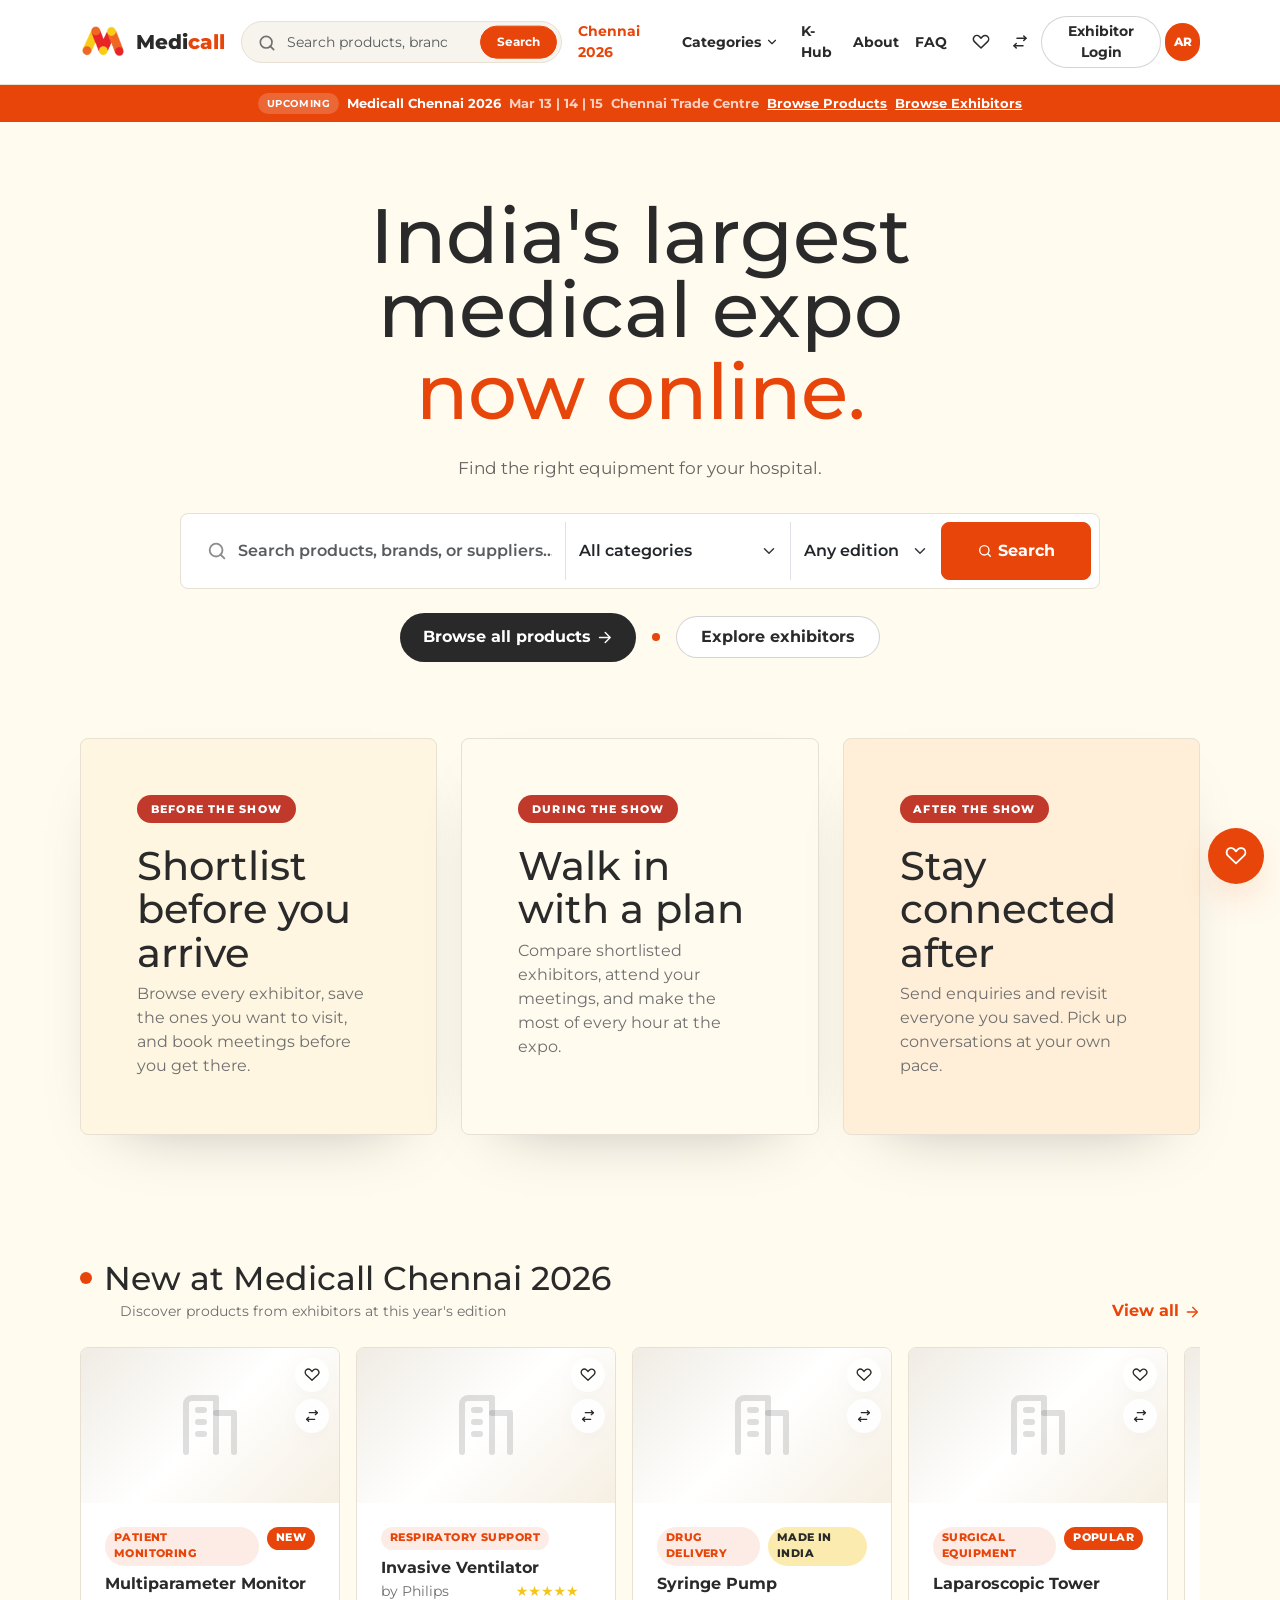
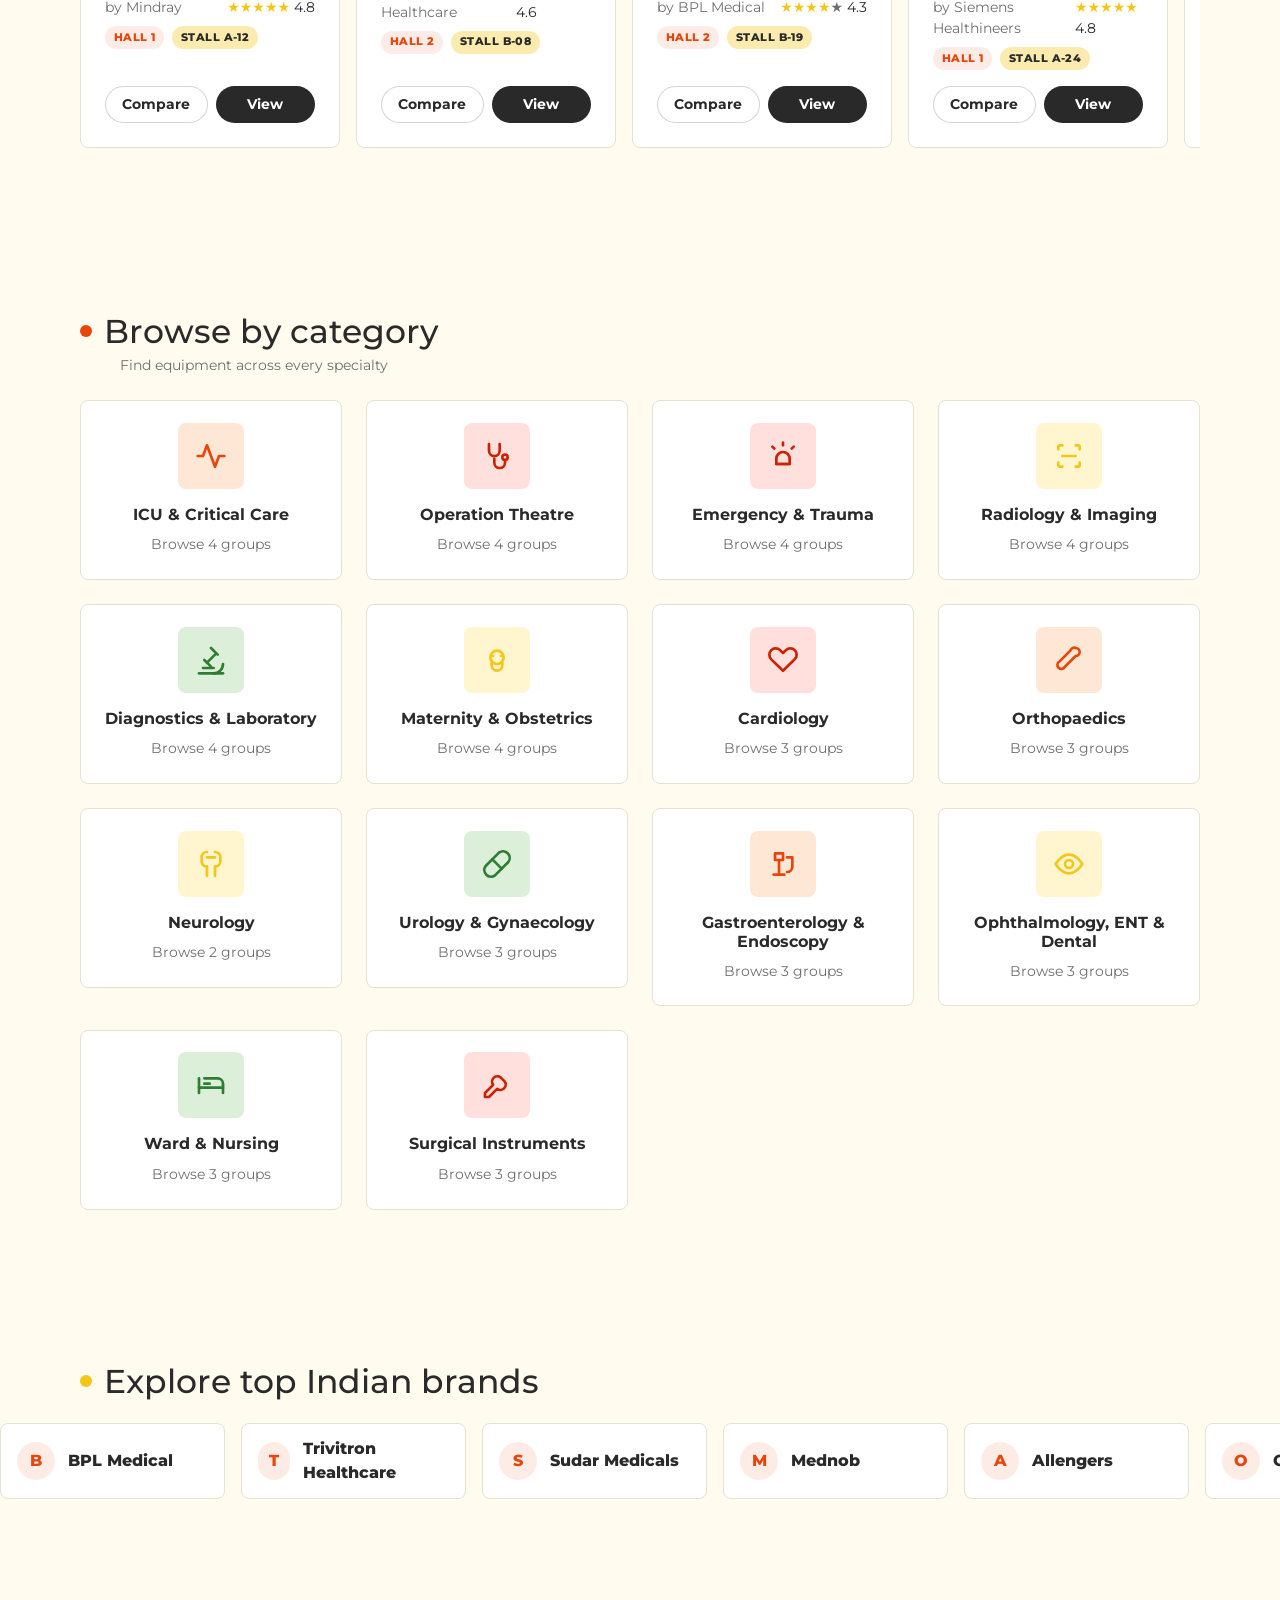
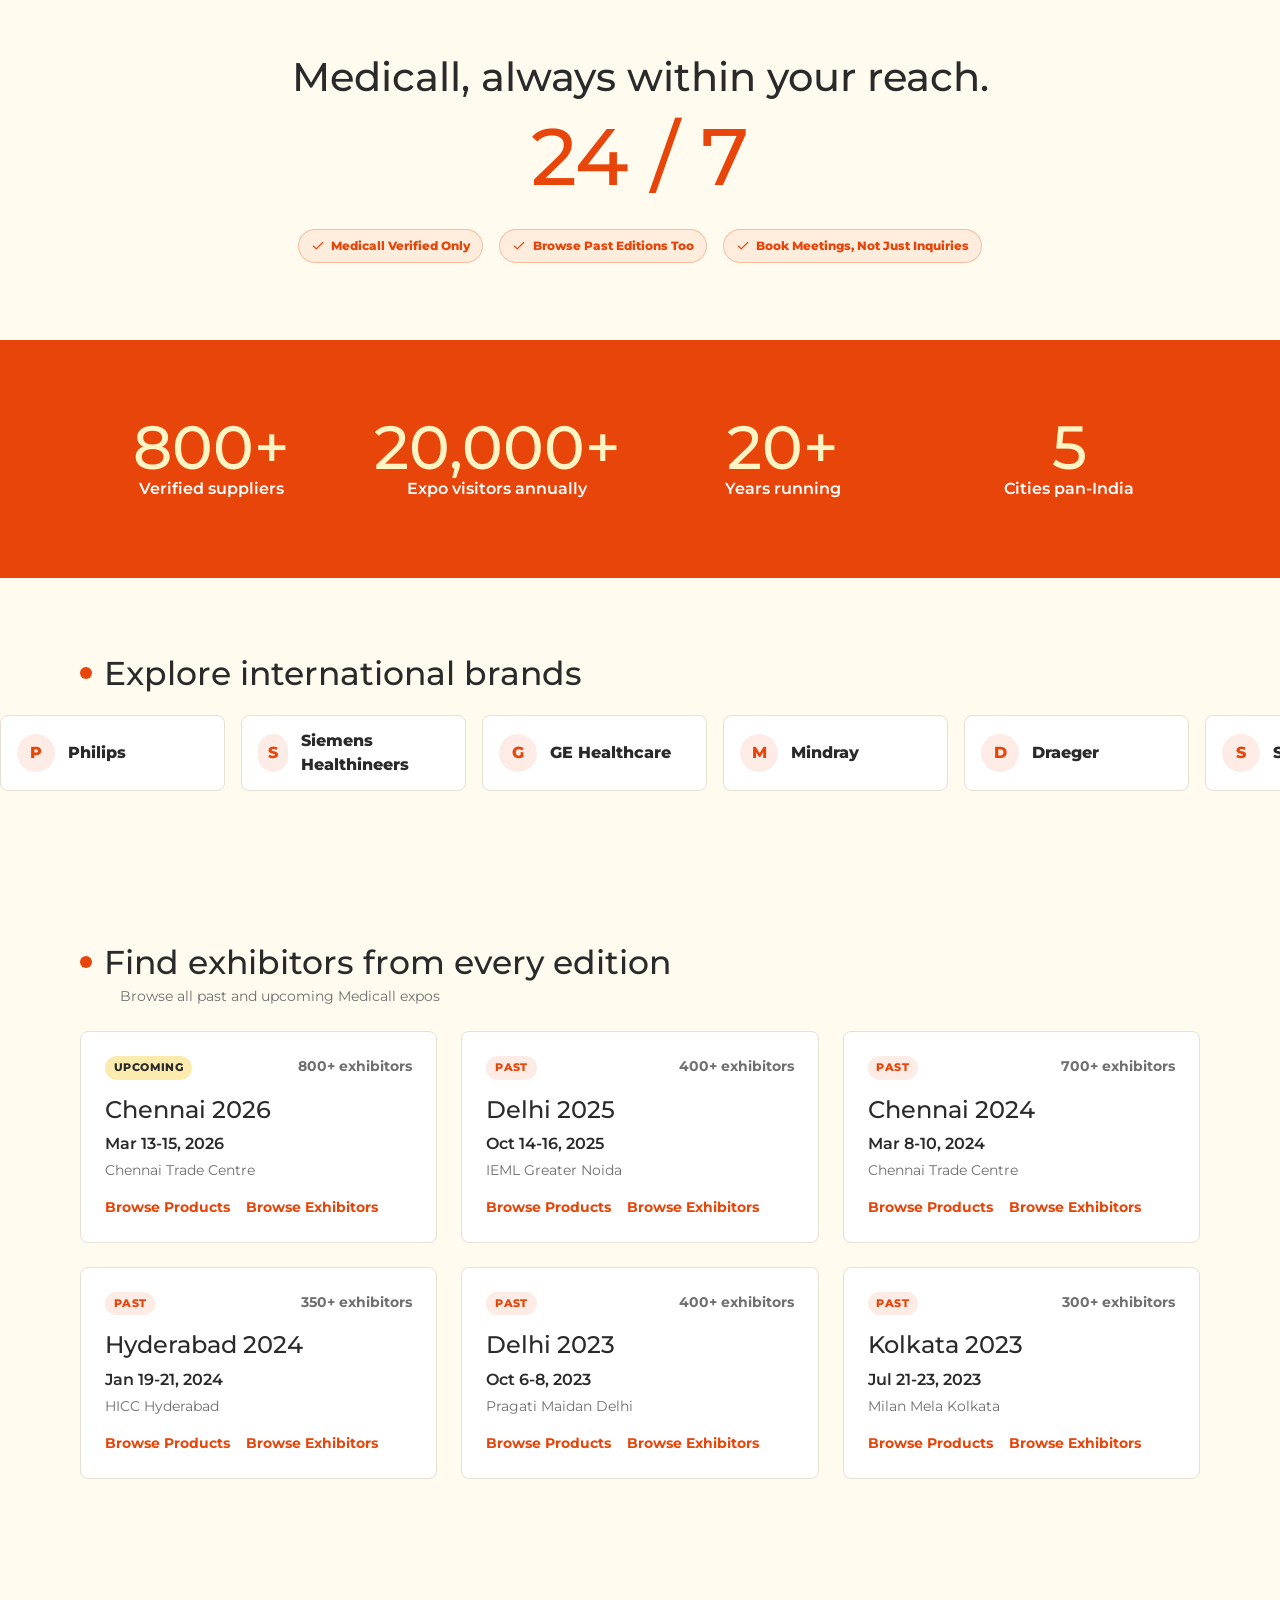
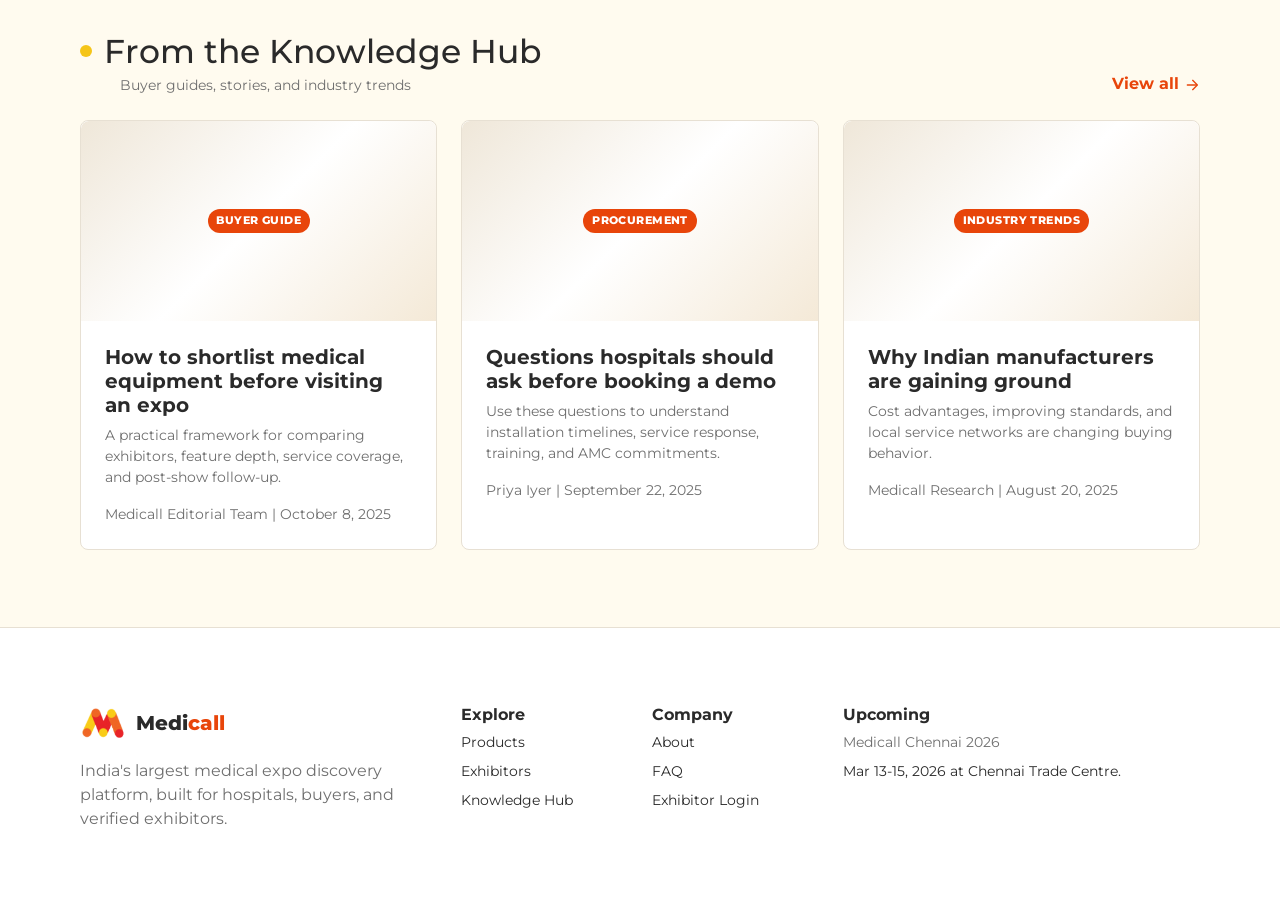
<file: index.html>
﻿<!doctype html>
<html lang="en">
  <head>
    <meta charset="UTF-8" />
    <meta name="viewport" content="width=device-width, initial-scale=1" />
    <meta
      name="description"
      content="Medicall discovery platform for medical products, exhibitors, meetings, and expo editions."
    />
    <title>Medicall discovery platform</title>
    <link rel="icon" href="assets/img/favicon.ico" />
    <link rel="preconnect" href="https://fonts.googleapis.com" />
    <link rel="preconnect" href="https://fonts.gstatic.com" crossorigin />
    <link
      href="https://fonts.googleapis.com/css2?family=Montserrat:wght@400;500;600;700;800&display=swap"
      rel="stylesheet"
    />
    <link rel="stylesheet" href="assets/vendor/bootstrap/bootstrap.min.css" />
    <link rel="stylesheet" href="assets/css/styles.css" />
  </head>
  <body>
    <div id="app" class="site-shell"></div>

    <div class="modal fade" id="siteModal" tabindex="-1" aria-hidden="true">
      <div class="modal-dialog modal-dialog-centered">
        <div class="modal-content border-0 shadow-lg">
          <div class="modal-header">
            <h2 class="modal-title h5" id="siteModalTitle"></h2>
            <button type="button" class="btn-close" data-bs-dismiss="modal" aria-label="Close"></button>
          </div>
          <div class="modal-body" id="siteModalBody"></div>
        </div>
      </div>
    </div>

    <div class="toast-container position-fixed bottom-0 end-0 p-3">
      <div id="siteToast" class="toast align-items-center border-0 shadow" role="status" aria-live="polite">
        <div class="d-flex">
          <div class="toast-body" id="siteToastBody"></div>
          <button type="button" class="btn-close me-2 m-auto" data-bs-dismiss="toast" aria-label="Close"></button>
        </div>
      </div>
    </div>

    <script src="assets/vendor/bootstrap/bootstrap.bundle.min.js"></script>
    <script src="assets/js/data.js"></script>
    <script src="assets/js/app.js"></script>
  </body>
</html>
</file>
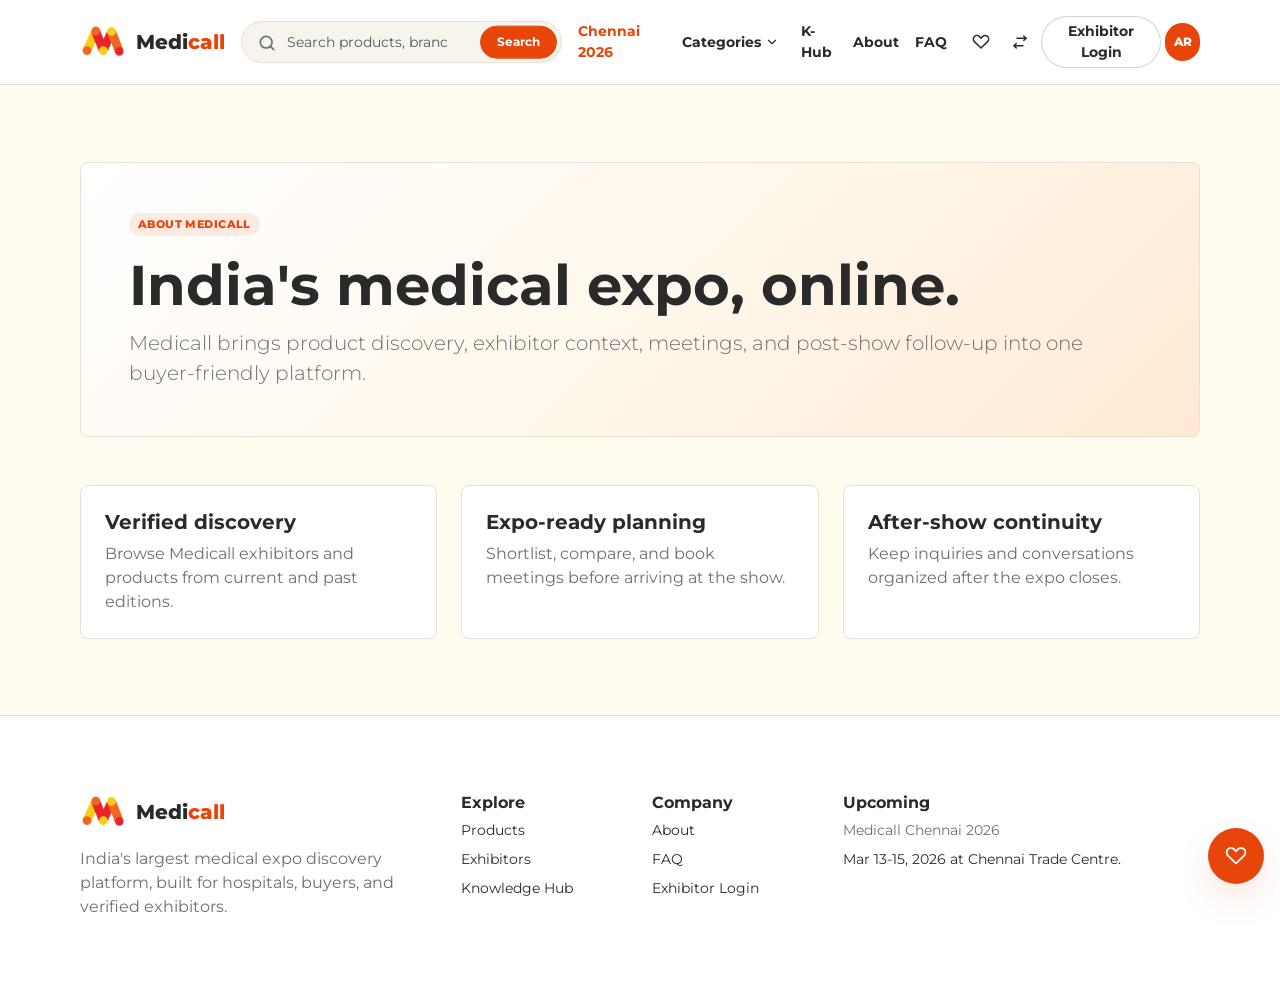
<file: about.html>
﻿<!doctype html>
<html lang="en">
  <head>
    <meta charset="UTF-8" />
    <meta name="viewport" content="width=device-width, initial-scale=1" />
    <meta
      name="description"
      content="Medicall discovery platform for medical products, exhibitors, meetings, and expo editions."
    />
    <title>About Medicall</title>
    <link rel="icon" href="assets/img/favicon.ico" />
    <link rel="preconnect" href="https://fonts.googleapis.com" />
    <link rel="preconnect" href="https://fonts.gstatic.com" crossorigin />
    <link
      href="https://fonts.googleapis.com/css2?family=Montserrat:wght@400;500;600;700;800&display=swap"
      rel="stylesheet"
    />
    <link rel="stylesheet" href="assets/vendor/bootstrap/bootstrap.min.css" />
    <link rel="stylesheet" href="assets/css/styles.css" />
  </head>
  <body>
    <div id="app" class="site-shell"></div>

    <div class="modal fade" id="siteModal" tabindex="-1" aria-hidden="true">
      <div class="modal-dialog modal-dialog-centered">
        <div class="modal-content border-0 shadow-lg">
          <div class="modal-header">
            <h2 class="modal-title h5" id="siteModalTitle"></h2>
            <button type="button" class="btn-close" data-bs-dismiss="modal" aria-label="Close"></button>
          </div>
          <div class="modal-body" id="siteModalBody"></div>
        </div>
      </div>
    </div>

    <div class="toast-container position-fixed bottom-0 end-0 p-3">
      <div id="siteToast" class="toast align-items-center border-0 shadow" role="status" aria-live="polite">
        <div class="d-flex">
          <div class="toast-body" id="siteToastBody"></div>
          <button type="button" class="btn-close me-2 m-auto" data-bs-dismiss="toast" aria-label="Close"></button>
        </div>
      </div>
    </div>

    <script src="assets/vendor/bootstrap/bootstrap.bundle.min.js"></script>
    <script src="assets/js/data.js"></script>
    <script src="assets/js/app.js"></script>
  </body>
</html>
</file>
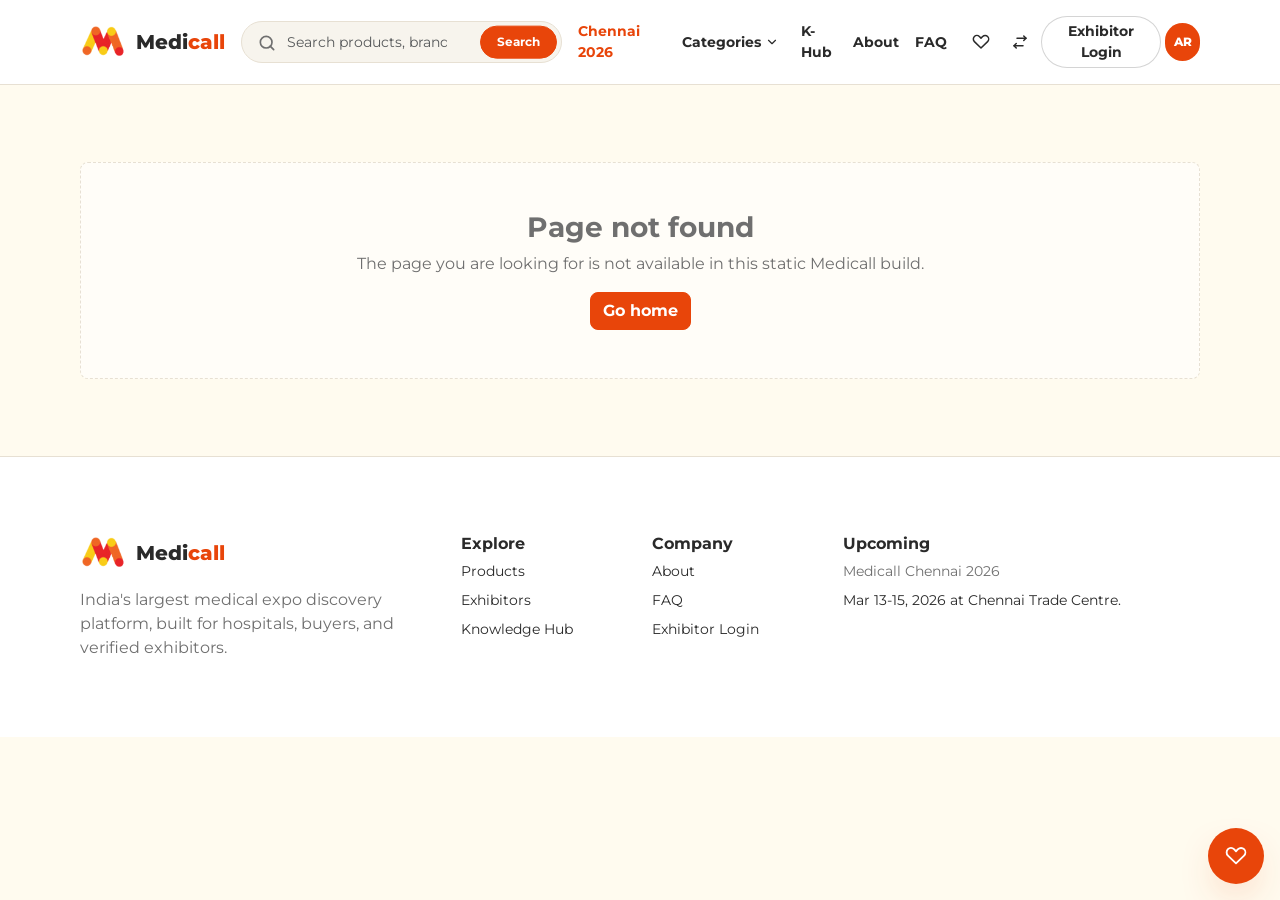
<file: article.html>
﻿<!doctype html>
<html lang="en">
  <head>
    <meta charset="UTF-8" />
    <meta name="viewport" content="width=device-width, initial-scale=1" />
    <meta
      name="description"
      content="Medicall discovery platform for medical products, exhibitors, meetings, and expo editions."
    />
    <title>Article | Medicall</title>
    <link rel="icon" href="assets/img/favicon.ico" />
    <link rel="preconnect" href="https://fonts.googleapis.com" />
    <link rel="preconnect" href="https://fonts.gstatic.com" crossorigin />
    <link
      href="https://fonts.googleapis.com/css2?family=Montserrat:wght@400;500;600;700;800&display=swap"
      rel="stylesheet"
    />
    <link rel="stylesheet" href="assets/vendor/bootstrap/bootstrap.min.css" />
    <link rel="stylesheet" href="assets/css/styles.css" />
  </head>
  <body>
    <div id="app" class="site-shell"></div>

    <div class="modal fade" id="siteModal" tabindex="-1" aria-hidden="true">
      <div class="modal-dialog modal-dialog-centered">
        <div class="modal-content border-0 shadow-lg">
          <div class="modal-header">
            <h2 class="modal-title h5" id="siteModalTitle"></h2>
            <button type="button" class="btn-close" data-bs-dismiss="modal" aria-label="Close"></button>
          </div>
          <div class="modal-body" id="siteModalBody"></div>
        </div>
      </div>
    </div>

    <div class="toast-container position-fixed bottom-0 end-0 p-3">
      <div id="siteToast" class="toast align-items-center border-0 shadow" role="status" aria-live="polite">
        <div class="d-flex">
          <div class="toast-body" id="siteToastBody"></div>
          <button type="button" class="btn-close me-2 m-auto" data-bs-dismiss="toast" aria-label="Close"></button>
        </div>
      </div>
    </div>

    <script src="assets/vendor/bootstrap/bootstrap.bundle.min.js"></script>
    <script src="assets/js/data.js"></script>
    <script src="assets/js/app.js"></script>
  </body>
</html>
</file>
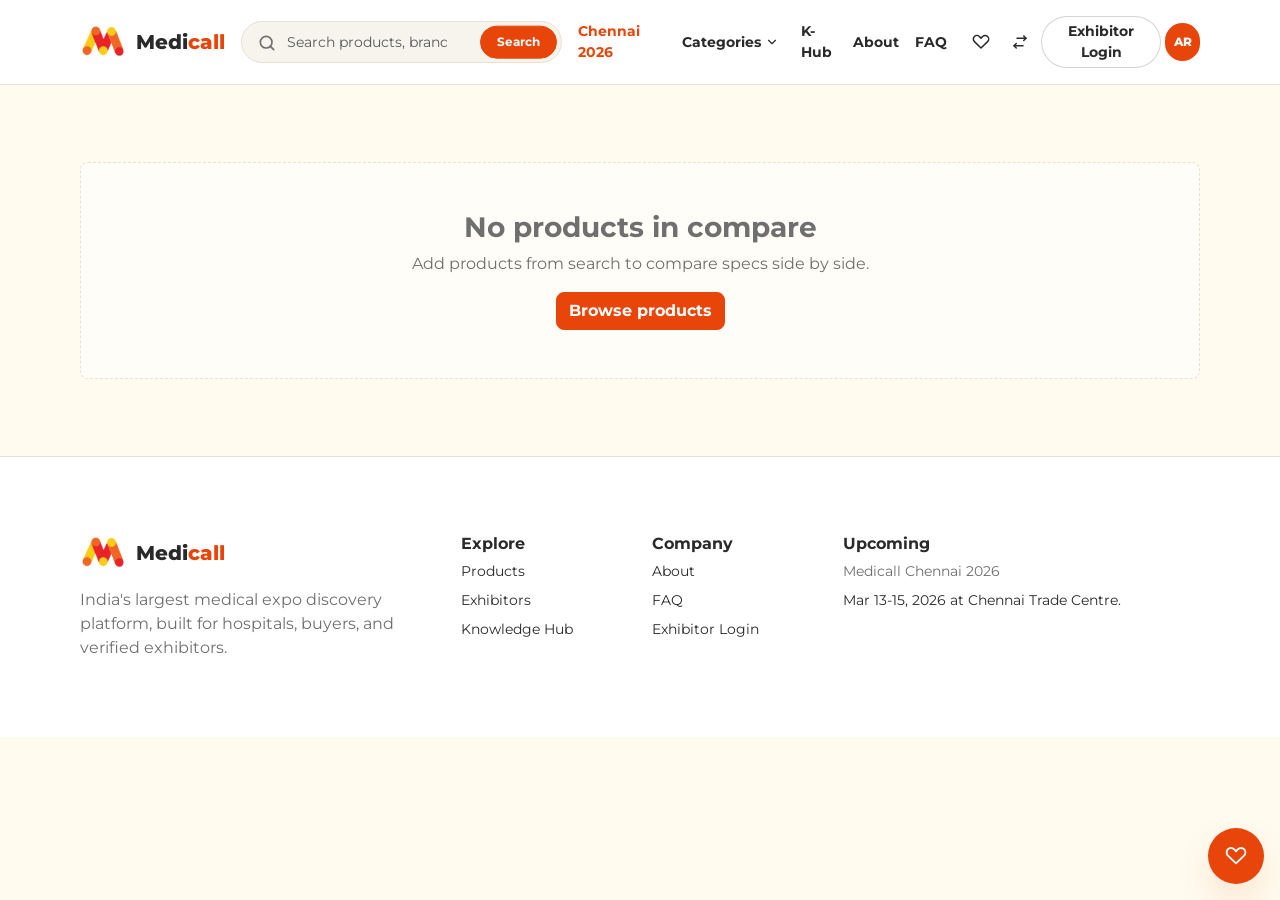
<file: compare.html>
﻿<!doctype html>
<html lang="en">
  <head>
    <meta charset="UTF-8" />
    <meta name="viewport" content="width=device-width, initial-scale=1" />
    <meta
      name="description"
      content="Medicall discovery platform for medical products, exhibitors, meetings, and expo editions."
    />
    <title>Compare products | Medicall</title>
    <link rel="icon" href="assets/img/favicon.ico" />
    <link rel="preconnect" href="https://fonts.googleapis.com" />
    <link rel="preconnect" href="https://fonts.gstatic.com" crossorigin />
    <link
      href="https://fonts.googleapis.com/css2?family=Montserrat:wght@400;500;600;700;800&display=swap"
      rel="stylesheet"
    />
    <link rel="stylesheet" href="assets/vendor/bootstrap/bootstrap.min.css" />
    <link rel="stylesheet" href="assets/css/styles.css" />
  </head>
  <body>
    <div id="app" class="site-shell"></div>

    <div class="modal fade" id="siteModal" tabindex="-1" aria-hidden="true">
      <div class="modal-dialog modal-dialog-centered">
        <div class="modal-content border-0 shadow-lg">
          <div class="modal-header">
            <h2 class="modal-title h5" id="siteModalTitle"></h2>
            <button type="button" class="btn-close" data-bs-dismiss="modal" aria-label="Close"></button>
          </div>
          <div class="modal-body" id="siteModalBody"></div>
        </div>
      </div>
    </div>

    <div class="toast-container position-fixed bottom-0 end-0 p-3">
      <div id="siteToast" class="toast align-items-center border-0 shadow" role="status" aria-live="polite">
        <div class="d-flex">
          <div class="toast-body" id="siteToastBody"></div>
          <button type="button" class="btn-close me-2 m-auto" data-bs-dismiss="toast" aria-label="Close"></button>
        </div>
      </div>
    </div>

    <script src="assets/vendor/bootstrap/bootstrap.bundle.min.js"></script>
    <script src="assets/js/data.js"></script>
    <script src="assets/js/app.js"></script>
  </body>
</html>
</file>
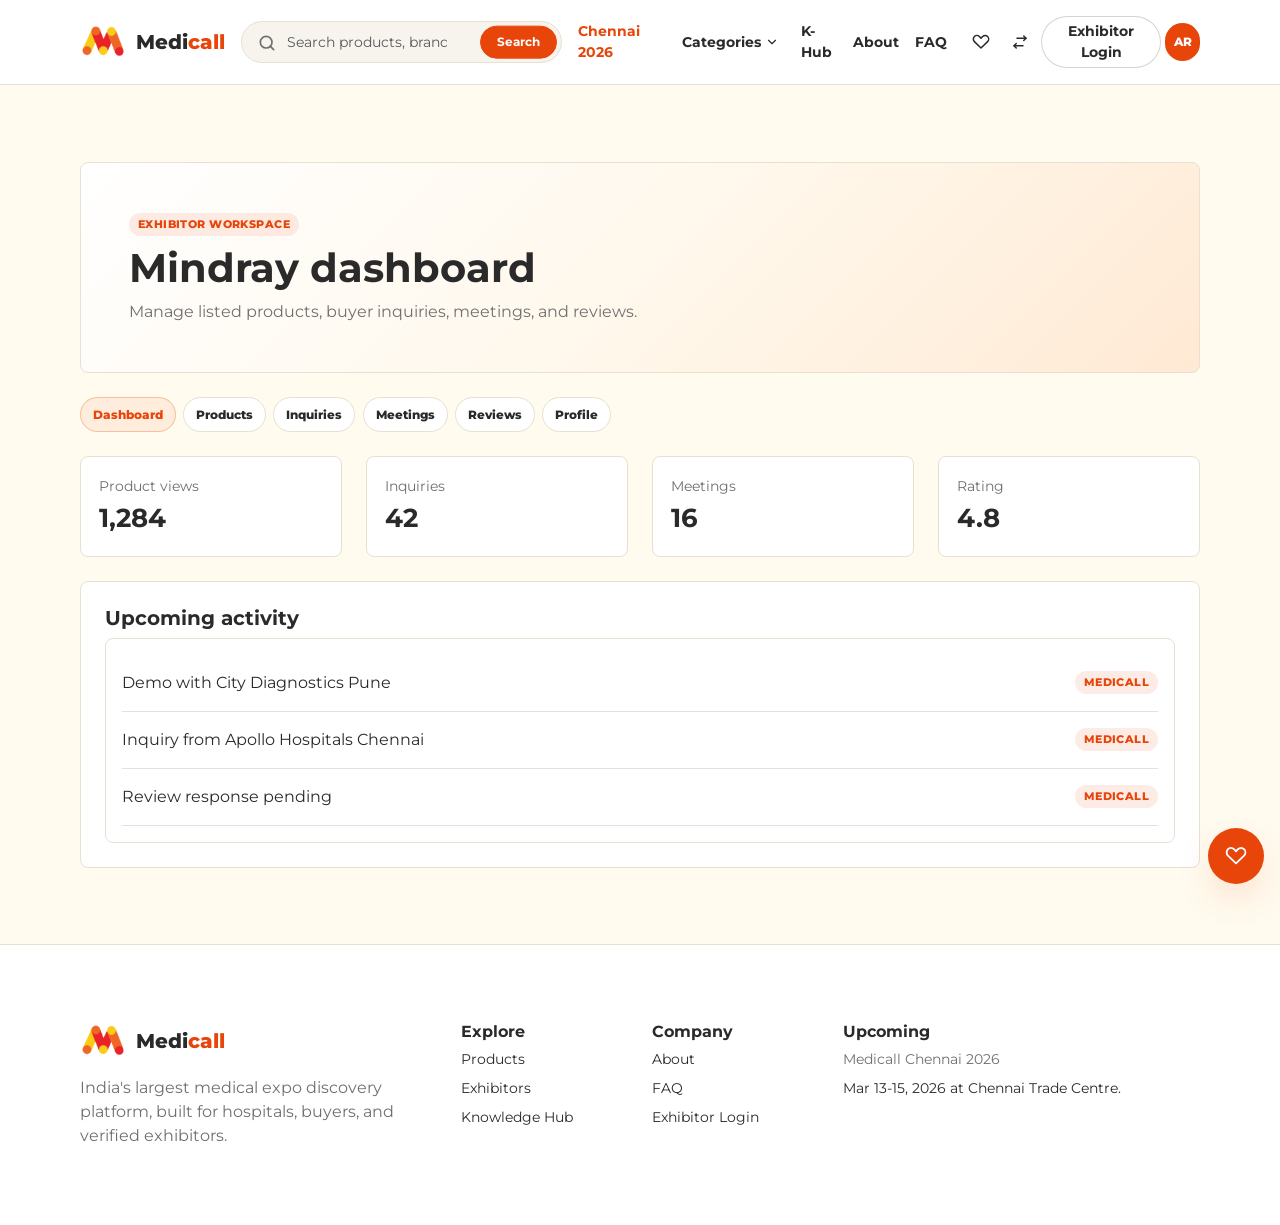
<file: exhibitor.html>
﻿<!doctype html>
<html lang="en">
  <head>
    <meta charset="UTF-8" />
    <meta name="viewport" content="width=device-width, initial-scale=1" />
    <meta
      name="description"
      content="Medicall discovery platform for medical products, exhibitors, meetings, and expo editions."
    />
    <title>Exhibitor dashboard | Medicall</title>
    <link rel="icon" href="assets/img/favicon.ico" />
    <link rel="preconnect" href="https://fonts.googleapis.com" />
    <link rel="preconnect" href="https://fonts.gstatic.com" crossorigin />
    <link
      href="https://fonts.googleapis.com/css2?family=Montserrat:wght@400;500;600;700;800&display=swap"
      rel="stylesheet"
    />
    <link rel="stylesheet" href="assets/vendor/bootstrap/bootstrap.min.css" />
    <link rel="stylesheet" href="assets/css/styles.css" />
  </head>
  <body>
    <div id="app" class="site-shell"></div>

    <div class="modal fade" id="siteModal" tabindex="-1" aria-hidden="true">
      <div class="modal-dialog modal-dialog-centered">
        <div class="modal-content border-0 shadow-lg">
          <div class="modal-header">
            <h2 class="modal-title h5" id="siteModalTitle"></h2>
            <button type="button" class="btn-close" data-bs-dismiss="modal" aria-label="Close"></button>
          </div>
          <div class="modal-body" id="siteModalBody"></div>
        </div>
      </div>
    </div>

    <div class="toast-container position-fixed bottom-0 end-0 p-3">
      <div id="siteToast" class="toast align-items-center border-0 shadow" role="status" aria-live="polite">
        <div class="d-flex">
          <div class="toast-body" id="siteToastBody"></div>
          <button type="button" class="btn-close me-2 m-auto" data-bs-dismiss="toast" aria-label="Close"></button>
        </div>
      </div>
    </div>

    <script src="assets/vendor/bootstrap/bootstrap.bundle.min.js"></script>
    <script src="assets/js/data.js"></script>
    <script src="assets/js/app.js"></script>
  </body>
</html>
</file>
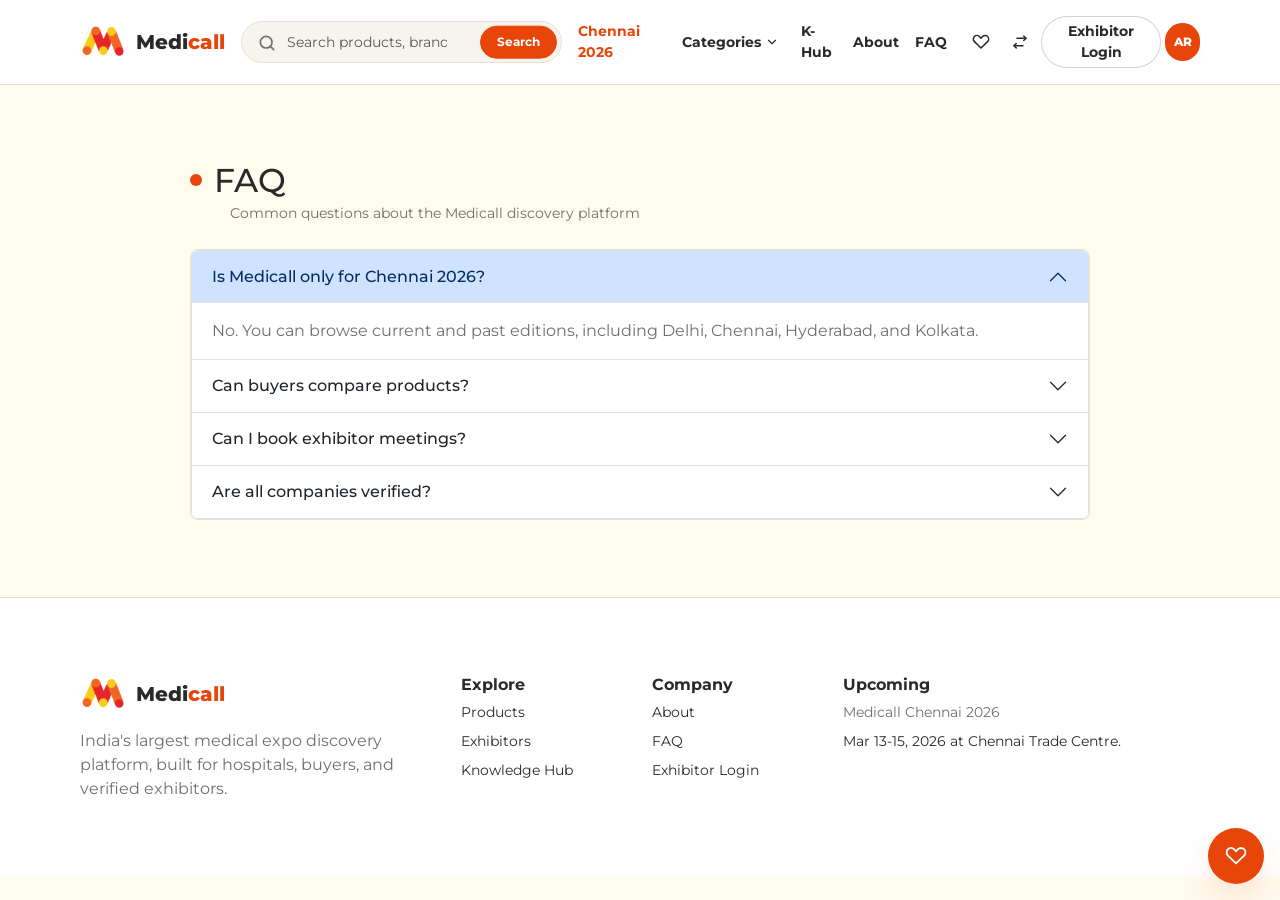
<file: faq.html>
﻿<!doctype html>
<html lang="en">
  <head>
    <meta charset="UTF-8" />
    <meta name="viewport" content="width=device-width, initial-scale=1" />
    <meta
      name="description"
      content="Medicall discovery platform for medical products, exhibitors, meetings, and expo editions."
    />
    <title>FAQ | Medicall</title>
    <link rel="icon" href="assets/img/favicon.ico" />
    <link rel="preconnect" href="https://fonts.googleapis.com" />
    <link rel="preconnect" href="https://fonts.gstatic.com" crossorigin />
    <link
      href="https://fonts.googleapis.com/css2?family=Montserrat:wght@400;500;600;700;800&display=swap"
      rel="stylesheet"
    />
    <link rel="stylesheet" href="assets/vendor/bootstrap/bootstrap.min.css" />
    <link rel="stylesheet" href="assets/css/styles.css" />
  </head>
  <body>
    <div id="app" class="site-shell"></div>

    <div class="modal fade" id="siteModal" tabindex="-1" aria-hidden="true">
      <div class="modal-dialog modal-dialog-centered">
        <div class="modal-content border-0 shadow-lg">
          <div class="modal-header">
            <h2 class="modal-title h5" id="siteModalTitle"></h2>
            <button type="button" class="btn-close" data-bs-dismiss="modal" aria-label="Close"></button>
          </div>
          <div class="modal-body" id="siteModalBody"></div>
        </div>
      </div>
    </div>

    <div class="toast-container position-fixed bottom-0 end-0 p-3">
      <div id="siteToast" class="toast align-items-center border-0 shadow" role="status" aria-live="polite">
        <div class="d-flex">
          <div class="toast-body" id="siteToastBody"></div>
          <button type="button" class="btn-close me-2 m-auto" data-bs-dismiss="toast" aria-label="Close"></button>
        </div>
      </div>
    </div>

    <script src="assets/vendor/bootstrap/bootstrap.bundle.min.js"></script>
    <script src="assets/js/data.js"></script>
    <script src="assets/js/app.js"></script>
  </body>
</html>
</file>
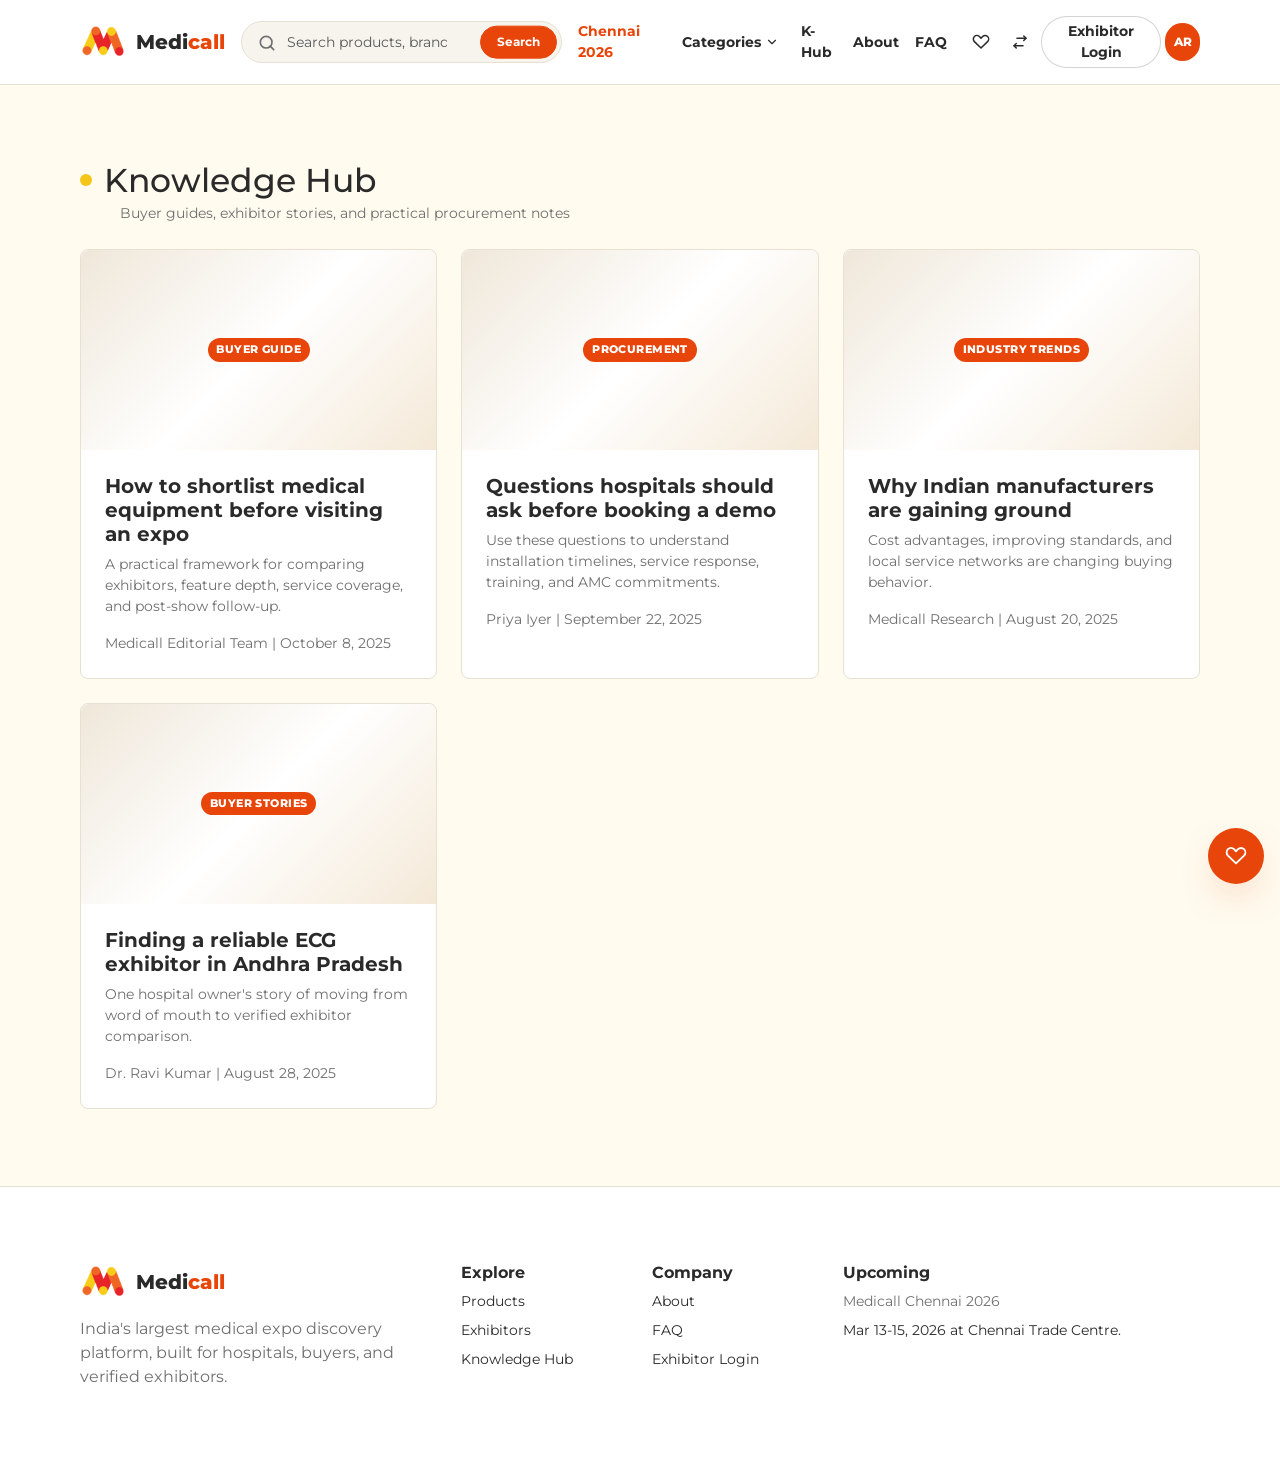
<file: knowledge-hub.html>
﻿<!doctype html>
<html lang="en">
  <head>
    <meta charset="UTF-8" />
    <meta name="viewport" content="width=device-width, initial-scale=1" />
    <meta
      name="description"
      content="Medicall discovery platform for medical products, exhibitors, meetings, and expo editions."
    />
    <title>Knowledge Hub | Medicall</title>
    <link rel="icon" href="assets/img/favicon.ico" />
    <link rel="preconnect" href="https://fonts.googleapis.com" />
    <link rel="preconnect" href="https://fonts.gstatic.com" crossorigin />
    <link
      href="https://fonts.googleapis.com/css2?family=Montserrat:wght@400;500;600;700;800&display=swap"
      rel="stylesheet"
    />
    <link rel="stylesheet" href="assets/vendor/bootstrap/bootstrap.min.css" />
    <link rel="stylesheet" href="assets/css/styles.css" />
  </head>
  <body>
    <div id="app" class="site-shell"></div>

    <div class="modal fade" id="siteModal" tabindex="-1" aria-hidden="true">
      <div class="modal-dialog modal-dialog-centered">
        <div class="modal-content border-0 shadow-lg">
          <div class="modal-header">
            <h2 class="modal-title h5" id="siteModalTitle"></h2>
            <button type="button" class="btn-close" data-bs-dismiss="modal" aria-label="Close"></button>
          </div>
          <div class="modal-body" id="siteModalBody"></div>
        </div>
      </div>
    </div>

    <div class="toast-container position-fixed bottom-0 end-0 p-3">
      <div id="siteToast" class="toast align-items-center border-0 shadow" role="status" aria-live="polite">
        <div class="d-flex">
          <div class="toast-body" id="siteToastBody"></div>
          <button type="button" class="btn-close me-2 m-auto" data-bs-dismiss="toast" aria-label="Close"></button>
        </div>
      </div>
    </div>

    <script src="assets/vendor/bootstrap/bootstrap.bundle.min.js"></script>
    <script src="assets/js/data.js"></script>
    <script src="assets/js/app.js"></script>
  </body>
</html>
</file>
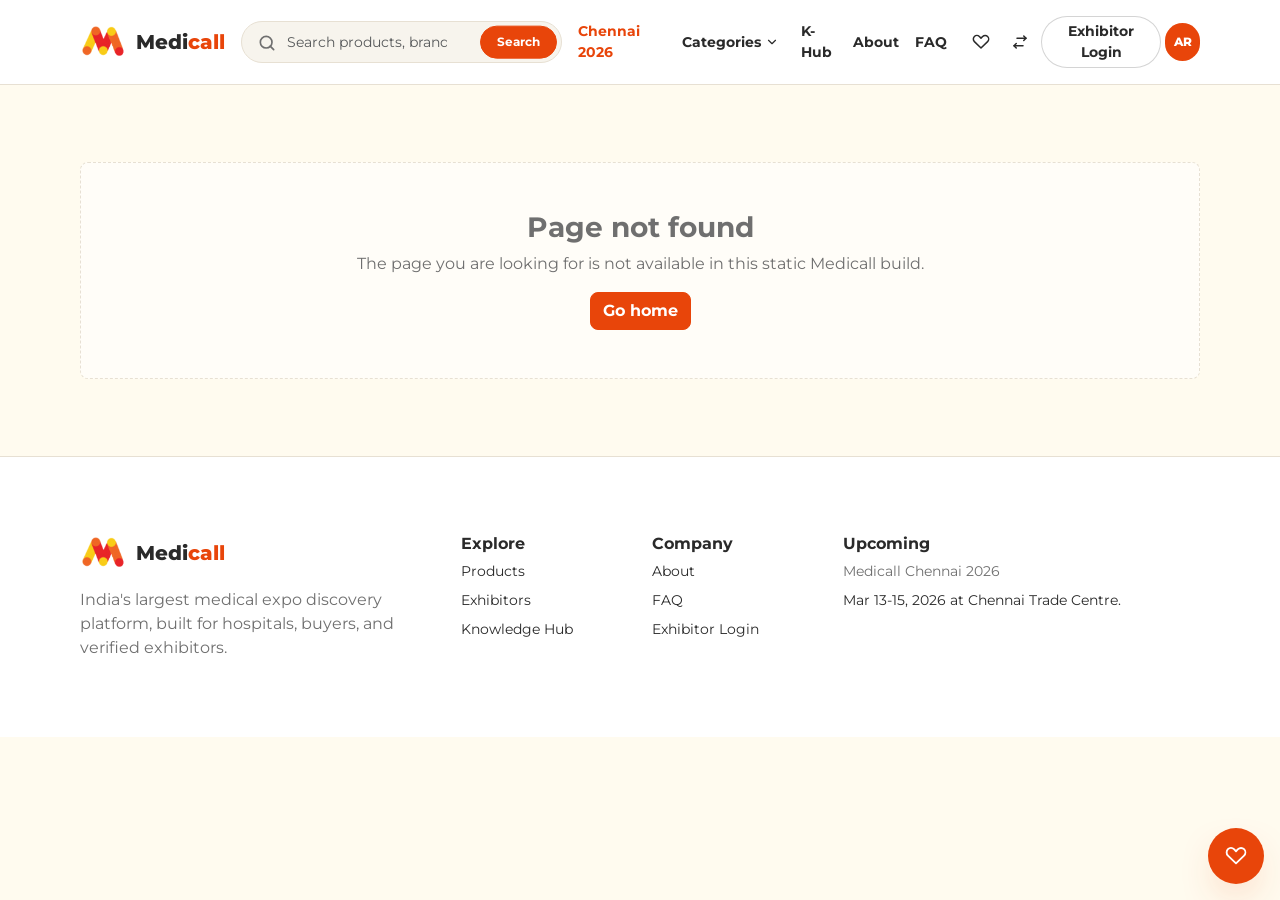
<file: product.html>
﻿<!doctype html>
<html lang="en">
  <head>
    <meta charset="UTF-8" />
    <meta name="viewport" content="width=device-width, initial-scale=1" />
    <meta
      name="description"
      content="Medicall discovery platform for medical products, exhibitors, meetings, and expo editions."
    />
    <title>Product details | Medicall</title>
    <link rel="icon" href="assets/img/favicon.ico" />
    <link rel="preconnect" href="https://fonts.googleapis.com" />
    <link rel="preconnect" href="https://fonts.gstatic.com" crossorigin />
    <link
      href="https://fonts.googleapis.com/css2?family=Montserrat:wght@400;500;600;700;800&display=swap"
      rel="stylesheet"
    />
    <link rel="stylesheet" href="assets/vendor/bootstrap/bootstrap.min.css" />
    <link rel="stylesheet" href="assets/css/styles.css" />
  </head>
  <body>
    <div id="app" class="site-shell"></div>

    <div class="modal fade" id="siteModal" tabindex="-1" aria-hidden="true">
      <div class="modal-dialog modal-dialog-centered">
        <div class="modal-content border-0 shadow-lg">
          <div class="modal-header">
            <h2 class="modal-title h5" id="siteModalTitle"></h2>
            <button type="button" class="btn-close" data-bs-dismiss="modal" aria-label="Close"></button>
          </div>
          <div class="modal-body" id="siteModalBody"></div>
        </div>
      </div>
    </div>

    <div class="toast-container position-fixed bottom-0 end-0 p-3">
      <div id="siteToast" class="toast align-items-center border-0 shadow" role="status" aria-live="polite">
        <div class="d-flex">
          <div class="toast-body" id="siteToastBody"></div>
          <button type="button" class="btn-close me-2 m-auto" data-bs-dismiss="toast" aria-label="Close"></button>
        </div>
      </div>
    </div>

    <script src="assets/vendor/bootstrap/bootstrap.bundle.min.js"></script>
    <script src="assets/js/data.js"></script>
    <script src="assets/js/app.js"></script>
  </body>
</html>
</file>
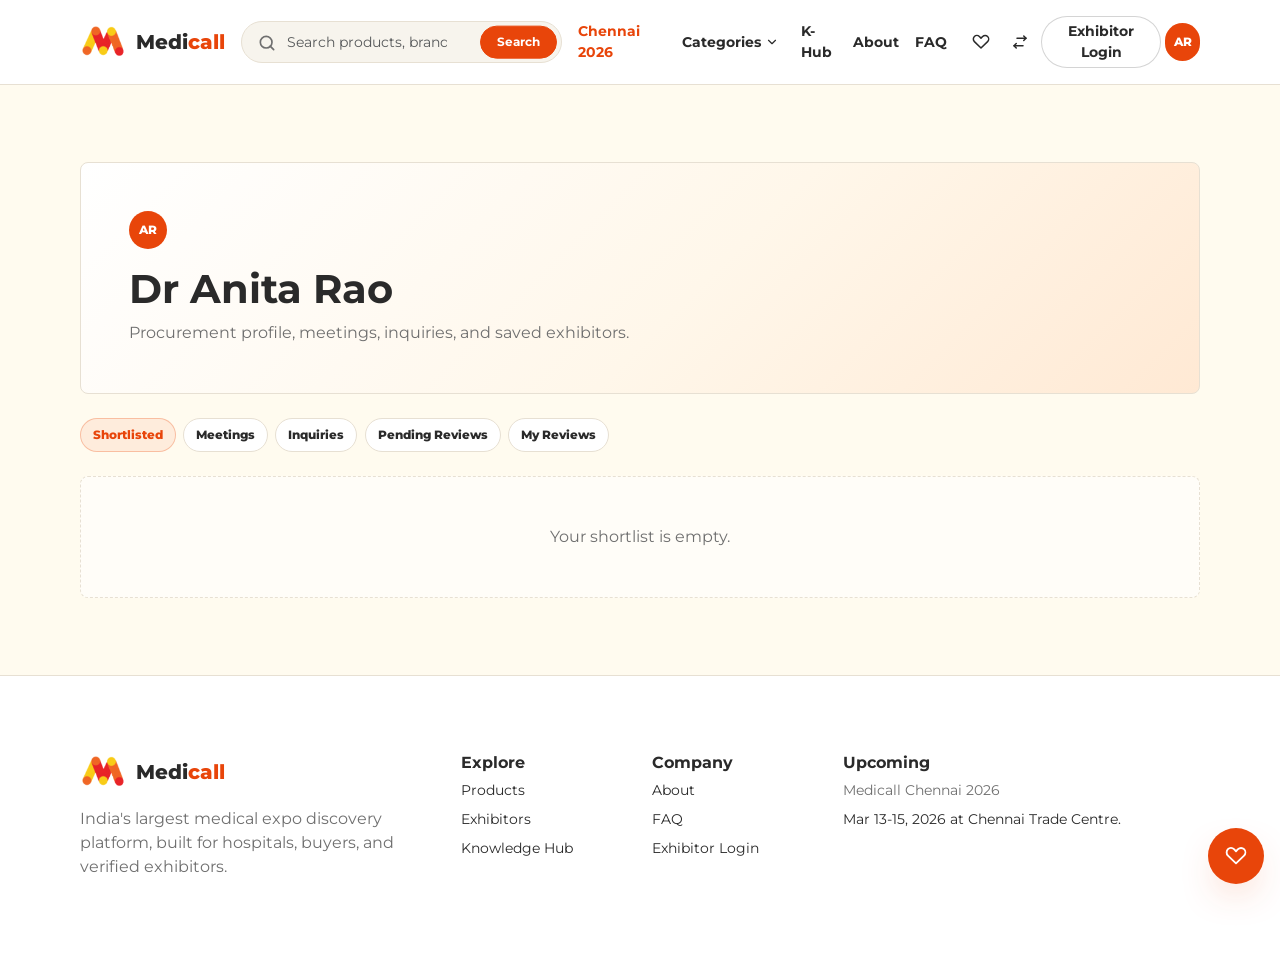
<file: profile.html>
﻿<!doctype html>
<html lang="en">
  <head>
    <meta charset="UTF-8" />
    <meta name="viewport" content="width=device-width, initial-scale=1" />
    <meta
      name="description"
      content="Medicall discovery platform for medical products, exhibitors, meetings, and expo editions."
    />
    <title>Visitor profile | Medicall</title>
    <link rel="icon" href="assets/img/favicon.ico" />
    <link rel="preconnect" href="https://fonts.googleapis.com" />
    <link rel="preconnect" href="https://fonts.gstatic.com" crossorigin />
    <link
      href="https://fonts.googleapis.com/css2?family=Montserrat:wght@400;500;600;700;800&display=swap"
      rel="stylesheet"
    />
    <link rel="stylesheet" href="assets/vendor/bootstrap/bootstrap.min.css" />
    <link rel="stylesheet" href="assets/css/styles.css" />
  </head>
  <body>
    <div id="app" class="site-shell"></div>

    <div class="modal fade" id="siteModal" tabindex="-1" aria-hidden="true">
      <div class="modal-dialog modal-dialog-centered">
        <div class="modal-content border-0 shadow-lg">
          <div class="modal-header">
            <h2 class="modal-title h5" id="siteModalTitle"></h2>
            <button type="button" class="btn-close" data-bs-dismiss="modal" aria-label="Close"></button>
          </div>
          <div class="modal-body" id="siteModalBody"></div>
        </div>
      </div>
    </div>

    <div class="toast-container position-fixed bottom-0 end-0 p-3">
      <div id="siteToast" class="toast align-items-center border-0 shadow" role="status" aria-live="polite">
        <div class="d-flex">
          <div class="toast-body" id="siteToastBody"></div>
          <button type="button" class="btn-close me-2 m-auto" data-bs-dismiss="toast" aria-label="Close"></button>
        </div>
      </div>
    </div>

    <script src="assets/vendor/bootstrap/bootstrap.bundle.min.js"></script>
    <script src="assets/js/data.js"></script>
    <script src="assets/js/app.js"></script>
  </body>
</html>
</file>
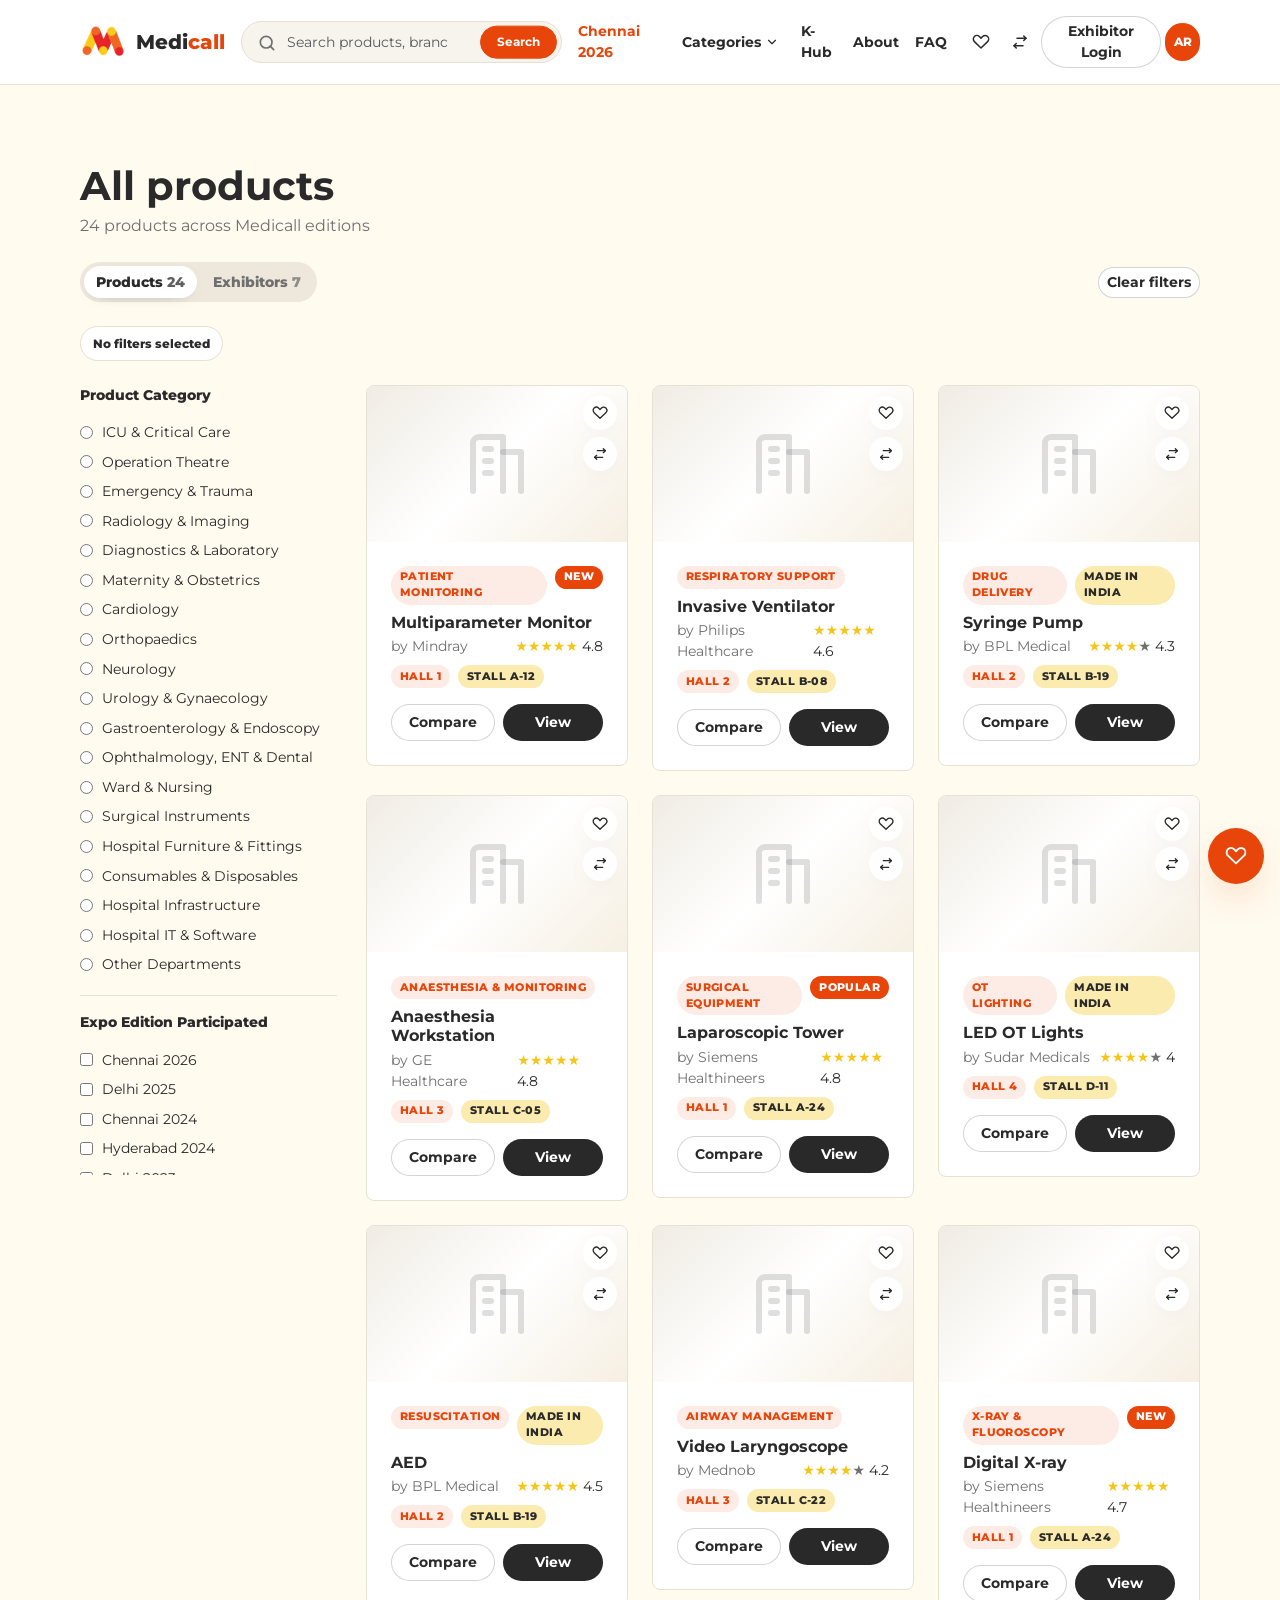
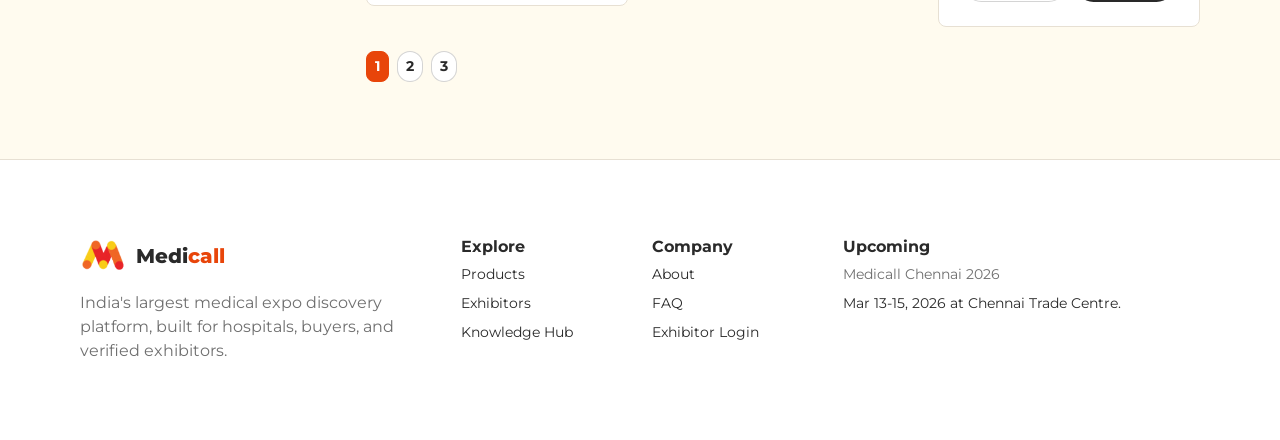
<file: search.html>
﻿<!doctype html>
<html lang="en">
  <head>
    <meta charset="UTF-8" />
    <meta name="viewport" content="width=device-width, initial-scale=1" />
    <meta
      name="description"
      content="Medicall discovery platform for medical products, exhibitors, meetings, and expo editions."
    />
    <title>Search products and exhibitors | Medicall</title>
    <link rel="icon" href="assets/img/favicon.ico" />
    <link rel="preconnect" href="https://fonts.googleapis.com" />
    <link rel="preconnect" href="https://fonts.gstatic.com" crossorigin />
    <link
      href="https://fonts.googleapis.com/css2?family=Montserrat:wght@400;500;600;700;800&display=swap"
      rel="stylesheet"
    />
    <link rel="stylesheet" href="assets/vendor/bootstrap/bootstrap.min.css" />
    <link rel="stylesheet" href="assets/css/styles.css" />
  </head>
  <body>
    <div id="app" class="site-shell"></div>

    <div class="modal fade" id="siteModal" tabindex="-1" aria-hidden="true">
      <div class="modal-dialog modal-dialog-centered">
        <div class="modal-content border-0 shadow-lg">
          <div class="modal-header">
            <h2 class="modal-title h5" id="siteModalTitle"></h2>
            <button type="button" class="btn-close" data-bs-dismiss="modal" aria-label="Close"></button>
          </div>
          <div class="modal-body" id="siteModalBody"></div>
        </div>
      </div>
    </div>

    <div class="toast-container position-fixed bottom-0 end-0 p-3">
      <div id="siteToast" class="toast align-items-center border-0 shadow" role="status" aria-live="polite">
        <div class="d-flex">
          <div class="toast-body" id="siteToastBody"></div>
          <button type="button" class="btn-close me-2 m-auto" data-bs-dismiss="toast" aria-label="Close"></button>
        </div>
      </div>
    </div>

    <script src="assets/vendor/bootstrap/bootstrap.bundle.min.js"></script>
    <script src="assets/js/data.js"></script>
    <script src="assets/js/app.js"></script>
  </body>
</html>
</file>
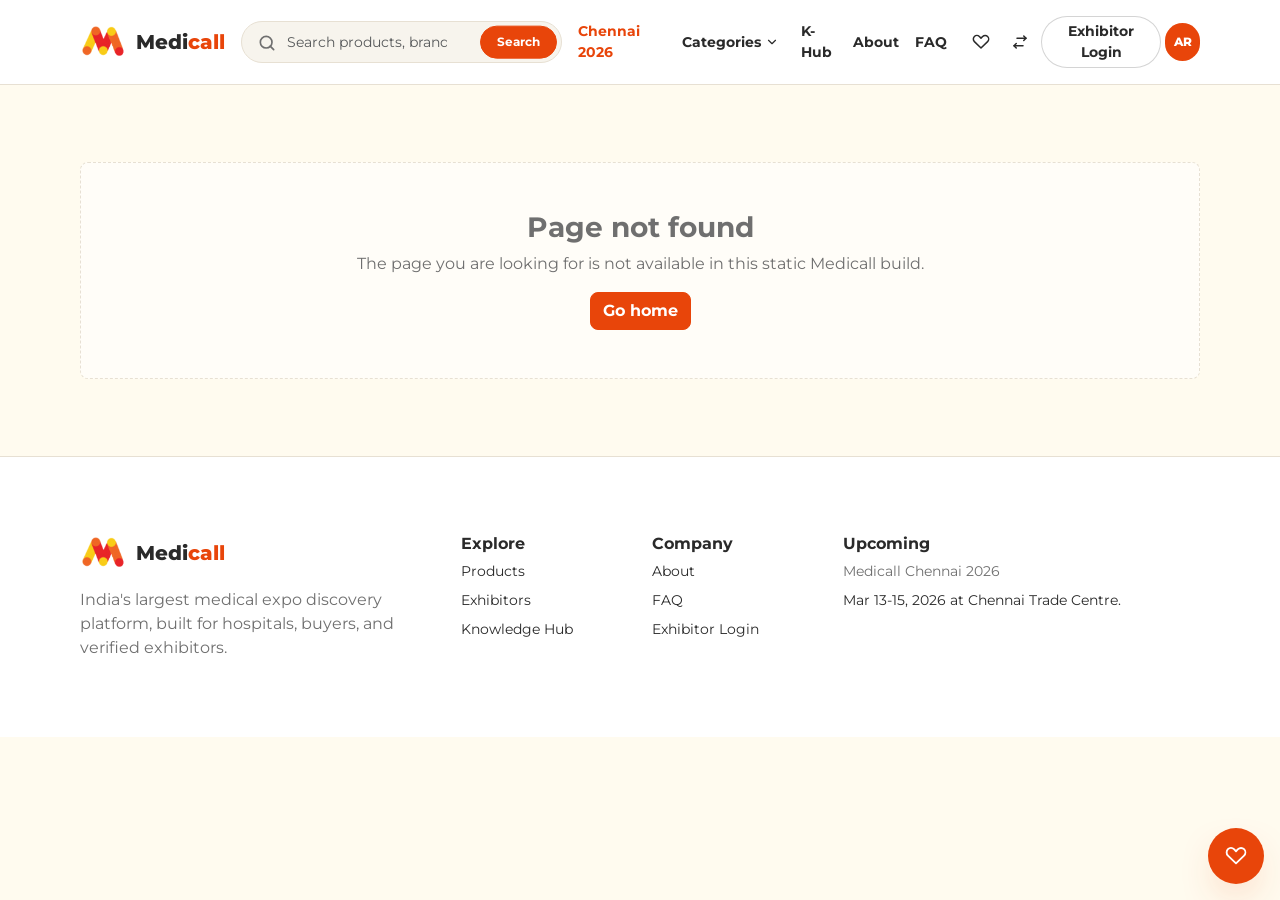
<file: vendor.html>
﻿<!doctype html>
<html lang="en">
  <head>
    <meta charset="UTF-8" />
    <meta name="viewport" content="width=device-width, initial-scale=1" />
    <meta
      name="description"
      content="Medicall discovery platform for medical products, exhibitors, meetings, and expo editions."
    />
    <title>Exhibitor profile | Medicall</title>
    <link rel="icon" href="assets/img/favicon.ico" />
    <link rel="preconnect" href="https://fonts.googleapis.com" />
    <link rel="preconnect" href="https://fonts.gstatic.com" crossorigin />
    <link
      href="https://fonts.googleapis.com/css2?family=Montserrat:wght@400;500;600;700;800&display=swap"
      rel="stylesheet"
    />
    <link rel="stylesheet" href="assets/vendor/bootstrap/bootstrap.min.css" />
    <link rel="stylesheet" href="assets/css/styles.css" />
  </head>
  <body>
    <div id="app" class="site-shell"></div>

    <div class="modal fade" id="siteModal" tabindex="-1" aria-hidden="true">
      <div class="modal-dialog modal-dialog-centered">
        <div class="modal-content border-0 shadow-lg">
          <div class="modal-header">
            <h2 class="modal-title h5" id="siteModalTitle"></h2>
            <button type="button" class="btn-close" data-bs-dismiss="modal" aria-label="Close"></button>
          </div>
          <div class="modal-body" id="siteModalBody"></div>
        </div>
      </div>
    </div>

    <div class="toast-container position-fixed bottom-0 end-0 p-3">
      <div id="siteToast" class="toast align-items-center border-0 shadow" role="status" aria-live="polite">
        <div class="d-flex">
          <div class="toast-body" id="siteToastBody"></div>
          <button type="button" class="btn-close me-2 m-auto" data-bs-dismiss="toast" aria-label="Close"></button>
        </div>
      </div>
    </div>

    <script src="assets/vendor/bootstrap/bootstrap.bundle.min.js"></script>
    <script src="assets/js/data.js"></script>
    <script src="assets/js/app.js"></script>
  </body>
</html>
</file>
<file: assets/css/styles.css>
:root {
  --brand-orange: #e8450a;
  --brand-red: #cc2200;
  --brand-yellow: #f5c518;
  --brand-green: #2e7d32;
  --page-bg: #fffbef;
  --surface: #ffffff;
  --ink: #2a2a2a;
  --muted: #6f6f6f;
  --line: #e7e0d3;
  --soft: #f6f1e8;
  --dark: #292929;
  --shadow: 0 24px 70px -32px rgba(0, 0, 0, 0.35);
  --radius: 8px;
}

* {
  box-sizing: border-box;
}

html {
  scroll-behavior: smooth;
}

body {
  margin: 0;
  min-width: 320px;
  background: var(--page-bg);
  color: var(--ink);
  font-family: "Montserrat", system-ui, -apple-system, BlinkMacSystemFont, "Segoe UI", sans-serif;
  letter-spacing: 0;
}

svg {
  width: 1em;
  height: 1em;
}

.width-12 {
  width: 12px;
  height: 12px;
}

.width-14 {
  width: 14px;
  height: 14px;
}

.width-16 {
  width: 16px;
  height: 16px;
}

.width-17 {
  width: 17px;
  height: 17px;
}

.width-18 {
  width: 18px;
  height: 18px;
}

.width-20,
.w-20,
.h-20 {
  width: 20px;
  height: 20px;
}

.width-22 {
  width: 22px;
  height: 22px;
}

a {
  color: inherit;
  text-decoration: none;
}

a:hover {
  color: var(--brand-orange);
}

button,
input,
select,
textarea {
  font: inherit;
}

.site-shell {
  min-height: 100vh;
  background: var(--page-bg);
}

.container-narrow {
  width: min(100% - 32px, 1120px);
  margin-inline: auto;
}

.section-pad {
  padding: clamp(3rem, 6vw, 5.5rem) 0;
}

.bg-page {
  background: var(--page-bg);
}

.bg-soft {
  background: var(--soft);
}

.text-brand {
  color: var(--brand-orange) !important;
}

.text-muted-app {
  color: var(--muted) !important;
}

.btn-brand {
  --bs-btn-bg: var(--brand-orange);
  --bs-btn-border-color: var(--brand-orange);
  --bs-btn-hover-bg: #d83f08;
  --bs-btn-hover-border-color: #d83f08;
  --bs-btn-active-bg: #c73907;
  --bs-btn-active-border-color: #c73907;
  --bs-btn-color: #fff;
  --bs-btn-hover-color: #fff;
  border-radius: var(--radius);
  font-weight: 700;
}

.btn-dark-pill {
  border: 0;
  border-radius: 999px;
  background: var(--dark);
  color: #fff;
  font-weight: 700;
  padding: 0.78rem 1.45rem;
}

.btn-dark-pill:hover {
  background: #111;
  color: #fff;
}

.btn-outline-app {
  border: 1px solid rgba(42, 42, 42, 0.2);
  border-radius: 999px;
  background: var(--surface);
  color: var(--ink);
  font-weight: 700;
}

.btn-outline-app:hover,
.btn-outline-app.active {
  border-color: var(--brand-orange);
  color: var(--brand-orange);
  background: #fff7ef;
}

.app-card {
  border: 1px solid var(--line);
  border-radius: var(--radius);
  background: var(--surface);
  box-shadow: none;
}

.app-card-hover {
  transition: transform 0.2s ease, box-shadow 0.2s ease, border-color 0.2s ease;
}

.app-card-hover:hover {
  border-color: rgba(232, 69, 10, 0.38);
  box-shadow: var(--shadow);
  transform: translateY(-3px);
}

.nav-shell {
  position: sticky;
  top: 0;
  z-index: 1030;
  border-bottom: 1px solid var(--line);
  background: rgba(255, 255, 255, 0.96);
  backdrop-filter: blur(16px);
}

.nav-logo img {
  width: auto;
  height: 38px;
}

.nav-logo span {
  font-size: 1.26rem;
  font-weight: 800;
  line-height: 1;
}

.nav-search {
  max-width: 650px;
}

.nav-search .form-control {
  min-height: 42px;
  border-radius: 999px;
  border-color: var(--line);
  background: #f7f4ed;
  padding-left: 2.8rem;
  padding-right: 6.3rem;
  font-size: 0.875rem;
}

.nav-search .form-control:focus {
  border-color: var(--brand-orange);
  background: #fff;
  box-shadow: 0 0 0 0.2rem rgba(232, 69, 10, 0.14);
}

.nav-search .search-icon {
  position: absolute;
  left: 1rem;
  top: 50%;
  color: var(--muted);
  transform: translateY(-50%);
}

.nav-search .btn {
  position: absolute;
  right: 0.35rem;
  top: 50%;
  transform: translateY(-50%);
  border-radius: 999px;
  padding: 0.42rem 1rem;
  font-size: 0.72rem;
}

.nav-link-app,
.icon-button {
  border: 0;
  background: transparent;
  color: var(--ink);
  font-size: 0.875rem;
  font-weight: 700;
}

.nav-link-app:hover,
.icon-button:hover {
  color: var(--brand-orange);
}

.icon-button {
  display: inline-flex;
  width: 38px;
  height: 38px;
  align-items: center;
  justify-content: center;
  border-radius: 999px;
}

.icon-button:hover {
  background: #f5f0e8;
}

.avatar-pill {
  display: inline-flex;
  width: 38px;
  height: 38px;
  align-items: center;
  justify-content: center;
  border: 0;
  border-radius: 999px;
  background: var(--brand-orange);
  color: #fff;
  font-size: 0.75rem;
  font-weight: 800;
}

.badge-count {
  position: absolute;
  top: -4px;
  right: -5px;
  min-width: 18px;
  height: 18px;
  border-radius: 999px;
  background: var(--brand-red);
  color: #fff;
  font-size: 0.62rem;
  font-weight: 800;
  display: grid;
  place-items: center;
  padding-inline: 4px;
}

.mega-menu {
  position: absolute;
  inset-inline: 0;
  top: 100%;
  z-index: 1020;
  display: none;
  border-bottom: 1px solid var(--line);
  background: #fff;
  box-shadow: 0 22px 55px -35px rgba(0, 0, 0, 0.5);
}

.mega-menu.open {
  display: block;
}

.mega-title {
  margin-bottom: 0.75rem;
  color: var(--muted);
  font-size: 0.68rem;
  font-weight: 800;
  letter-spacing: 0.08em;
  text-transform: uppercase;
}

.mobile-drawer {
  display: none;
  border-top: 1px solid var(--line);
  background: #fff;
}

.mobile-drawer.open {
  display: block;
}

.announce {
  background: var(--brand-orange);
  color: #fff;
  font-size: 0.83rem;
  font-weight: 700;
}

.announce .pill {
  border-radius: 999px;
  background: rgba(255, 255, 255, 0.18);
  padding: 0.18rem 0.55rem;
  font-size: 0.65rem;
  letter-spacing: 0.06em;
}

.hero {
  background: var(--page-bg);
}

.hero h1 {
  color: var(--ink);
  font-size: clamp(2.45rem, 6vw, 5rem);
  font-weight: 500;
  letter-spacing: 0;
  line-height: 0.96;
}

.hero h1 .online {
  display: block;
  margin-top: 0.5rem;
  color: var(--brand-orange);
}

.hero-subtitle {
  margin-top: 1.7rem;
  color: rgba(42, 42, 42, 0.72);
  font-size: clamp(0.94rem, 2vw, 1.05rem);
}

.hero-search-panel {
  width: min(100%, 920px);
  margin: 2rem auto 0;
  border: 1px solid var(--line);
  border-radius: 8px;
  background: #fff;
  box-shadow: 0 32px 80px -55px rgba(0, 0, 0, 0.42);
  padding: 0.5rem;
}

.hero-search-panel .form-control,
.hero-search-panel .form-select {
  min-height: 58px;
  border-color: transparent;
  border-radius: 8px;
  background-color: transparent;
  font-weight: 600;
}

.hero-search-panel .form-control {
  padding-left: 3rem;
}

.hero-search-panel .form-control:focus,
.hero-search-panel .form-select:focus {
  border-color: transparent;
  background: #f8f5ef;
  box-shadow: none;
}

.hero-search-panel .search-icon {
  position: absolute;
  left: 1.05rem;
  top: 50%;
  color: #8c8c8c;
  transform: translateY(-50%);
}

.section-kicker {
  display: flex;
  align-items: center;
  gap: 0.75rem;
  margin-bottom: 1.8rem;
}

.section-kicker.centered {
  justify-content: center;
  text-align: center;
}

.dot {
  display: inline-block;
  width: 12px;
  height: 12px;
  border-radius: 999px;
  background: var(--brand-orange);
  flex: 0 0 auto;
}

.dot.yellow {
  background: var(--brand-yellow);
}

.section-kicker h2 {
  margin: 0;
  font-size: clamp(1.45rem, 3vw, 2.05rem);
  font-weight: 500;
  line-height: 1.1;
}

.section-subtitle {
  margin-top: 0.35rem;
  color: var(--muted);
  font-size: 0.9rem;
}

.scroll-stack {
  background: var(--page-bg);
}

.stack-card {
  min-height: 260px;
  border: 1px solid var(--line);
  border-radius: 8px;
  padding: clamp(2rem, 5vw, 3.5rem);
  box-shadow: 0 26px 65px -42px rgba(0, 0, 0, 0.35);
}

.stack-card .tag {
  display: inline-flex;
  width: fit-content;
  border-radius: 999px;
  background: #c0392b;
  color: #fff;
  padding: 0.35rem 0.85rem;
  font-size: 0.7rem;
  font-weight: 800;
  letter-spacing: 0.11em;
}

.stack-card h3 {
  margin-top: 1.3rem;
  font-size: clamp(1.7rem, 4vw, 2.5rem);
  font-weight: 500;
  line-height: 1.08;
}

.horizontal-row {
  display: flex;
  gap: 1rem;
  overflow-x: auto;
  padding-bottom: 0.7rem;
  scroll-snap-type: x proximity;
}

.horizontal-row > * {
  scroll-snap-align: start;
}

.horizontal-row::-webkit-scrollbar {
  height: 8px;
}

.horizontal-row::-webkit-scrollbar-track {
  background: #eee7dc;
  border-radius: 999px;
}

.horizontal-row::-webkit-scrollbar-thumb {
  background: #d4c9ba;
  border-radius: 999px;
}

.product-card {
  position: relative;
  min-width: 0;
  overflow: hidden;
  display: flex;
  flex-direction: column;
}

.product-card.compact {
  width: 260px;
  flex: 0 0 260px;
}

.product-visual {
  aspect-ratio: 5 / 3;
  background: linear-gradient(135deg, #f0ece4, #fff, #f6efe2);
  display: grid;
  place-items: center;
  overflow: hidden;
}

.product-visual svg {
  width: 72px;
  height: 72px;
  color: rgba(42, 42, 42, 0.15);
  transition: transform 0.35s ease;
}

.product-card:hover .product-visual svg {
  transform: scale(1.08);
}

.floating-actions {
  position: absolute;
  top: 0.65rem;
  right: 0.65rem;
  display: grid;
  gap: 0.4rem;
}

.mini-action {
  display: inline-grid;
  width: 34px;
  height: 34px;
  place-items: center;
  border: 0;
  border-radius: 999px;
  background: rgba(255, 255, 255, 0.92);
  box-shadow: 0 6px 22px -14px rgba(0, 0, 0, 0.65);
  color: var(--ink);
}

.mini-action.active {
  background: var(--brand-red);
  color: #fff;
}

.mini-action.compare-active {
  background: var(--brand-orange);
  color: #fff;
}

.tag-brand,
.tag-soft,
.tag-yellow,
.tag-green {
  display: inline-flex;
  align-items: center;
  width: fit-content;
  border-radius: 999px;
  padding: 0.22rem 0.55rem;
  font-size: 0.67rem;
  font-weight: 800;
  letter-spacing: 0.04em;
  text-transform: uppercase;
}

.tag-brand {
  background: var(--brand-orange);
  color: #fff;
}

.tag-soft {
  background: rgba(232, 69, 10, 0.1);
  color: var(--brand-orange);
}

.tag-yellow {
  background: rgba(245, 197, 24, 0.35);
  color: var(--ink);
}

.tag-green {
  background: rgba(46, 125, 50, 0.13);
  color: var(--brand-green);
}

.category-card {
  min-height: 180px;
  padding: 1.35rem;
  text-align: center;
}

.category-icon {
  display: grid;
  width: 66px;
  height: 66px;
  margin: 0 auto 1rem;
  place-items: center;
  border-radius: 8px;
}

.category-icon svg {
  width: 32px;
  height: 32px;
}

.brand-marquee {
  overflow: hidden;
}

.brand-track {
  display: flex;
  width: max-content;
  gap: 1rem;
  animation: marquee 34s linear infinite;
}

.brand-marquee:hover .brand-track {
  animation-play-state: paused;
}

.brand-pill {
  display: inline-flex;
  width: 225px;
  min-height: 66px;
  align-items: center;
  border: 1px solid var(--line);
  border-radius: 8px;
  background: #fff;
  padding: 0.8rem 1rem;
  font-weight: 800;
}

.brand-initial {
  display: inline-grid;
  width: 38px;
  height: 38px;
  margin-right: 0.8rem;
  place-items: center;
  border-radius: 999px;
  background: rgba(232, 69, 10, 0.1);
  color: var(--brand-orange);
}

@keyframes marquee {
  from {
    transform: translateX(0);
  }
  to {
    transform: translateX(-50%);
  }
}

.trust-band {
  background: var(--brand-orange);
  color: #fff;
}

.stat-number {
  display: block;
  color: #fff4c4;
  font-size: clamp(2rem, 5vw, 3.8rem);
  font-weight: 500;
  line-height: 1;
}

.filter-sidebar {
  position: sticky;
  top: 88px;
  max-height: calc(100vh - 110px);
  overflow-y: auto;
  padding-right: 0.3rem;
}

.filter-group {
  padding: 1rem 0;
  border-bottom: 1px solid var(--line);
}

.filter-group:first-child {
  padding-top: 0;
}

.filter-label {
  margin-bottom: 0.75rem;
  font-size: 0.86rem;
  font-weight: 800;
}

.check-row {
  display: flex;
  align-items: center;
  gap: 0.55rem;
  padding: 0.28rem 0;
  color: var(--ink);
  font-size: 0.86rem;
}

.check-row input {
  accent-color: var(--brand-orange);
}

.chip-row {
  display: flex;
  flex-wrap: wrap;
  gap: 0.45rem;
}

.chip {
  display: inline-flex;
  align-items: center;
  gap: 0.4rem;
  border: 1px solid var(--line);
  border-radius: 999px;
  background: #fff;
  padding: 0.45rem 0.75rem;
  font-size: 0.75rem;
  font-weight: 800;
}

.chip.active {
  border-color: rgba(232, 69, 10, 0.28);
  background: rgba(232, 69, 10, 0.08);
  color: var(--brand-orange);
}

.result-tabs {
  display: inline-flex;
  gap: 0.25rem;
  border-radius: 999px;
  background: #eee7dc;
  padding: 0.25rem;
}

.result-tabs .btn {
  border: 0;
  border-radius: 999px;
  color: var(--muted);
  font-size: 0.86rem;
  font-weight: 800;
}

.result-tabs .btn.active {
  background: #fff;
  color: var(--ink);
  box-shadow: 0 4px 16px -12px rgba(0, 0, 0, 0.6);
}

.vendor-avatar {
  display: grid;
  width: 58px;
  height: 58px;
  place-items: center;
  border-radius: 8px;
  background: rgba(232, 69, 10, 0.1);
  color: var(--brand-orange);
  font-size: 1.35rem;
  font-weight: 800;
}

.profile-hero,
.dashboard-hero {
  border-radius: 8px;
  background: linear-gradient(135deg, #fff, #fff7ea 55%, #ffe9d4);
  border: 1px solid var(--line);
}

.metric-card {
  border: 1px solid var(--line);
  border-radius: 8px;
  background: #fff;
  padding: 1.1rem;
}

.metric-card strong {
  display: block;
  font-size: 1.65rem;
  font-weight: 700;
}

.article-cover {
  aspect-ratio: 16 / 9;
  border-radius: 8px 8px 0 0;
  background: linear-gradient(135deg, #efe7d9, #fff, #f4e9d7);
  display: grid;
  place-items: center;
}

.footer {
  border-top: 1px solid var(--line);
  background: #fff;
}

.help-button {
  position: fixed;
  right: 1rem;
  bottom: 1rem;
  z-index: 1040;
  display: grid;
  width: 56px;
  height: 56px;
  place-items: center;
  border: 0;
  border-radius: 999px;
  background: var(--brand-orange);
  color: #fff;
  box-shadow: 0 16px 40px -18px rgba(232, 69, 10, 0.85);
}

.empty-state {
  border: 1px dashed var(--line);
  border-radius: 8px;
  background: rgba(255, 255, 255, 0.55);
  padding: 3rem 1.2rem;
  text-align: center;
  color: var(--muted);
}

.star {
  color: var(--brand-yellow);
}

.modal-header {
  border-bottom-color: var(--line);
}

.toast {
  background: #292929;
  color: #fff;
}

@media (max-width: 991.98px) {
  .nav-search,
  .desktop-links {
    display: none !important;
  }

  .hero-search-panel .row > * + * {
    border-top: 1px solid var(--line);
  }

  .filter-sidebar {
    position: static;
    max-height: none;
    padding: 1rem;
    border: 1px solid var(--line);
    border-radius: 8px;
    background: #fff;
  }
}

@media (max-width: 575.98px) {
  .container-narrow {
    width: min(100% - 24px, 1120px);
  }

  .nav-logo img {
    height: 34px;
  }

  .nav-logo span {
    font-size: 1.08rem;
  }

  .icon-button,
  .avatar-pill {
    width: 34px;
    height: 34px;
  }

  .announce {
    font-size: 0.76rem;
  }

  .hero {
    padding-top: 0.75rem;
  }

  .hero-search-panel {
    margin-top: 1.55rem;
  }

  .product-card.compact {
    width: 230px;
    flex-basis: 230px;
  }

  .category-card {
    min-height: 160px;
    padding: 1rem;
  }
}
</file>
